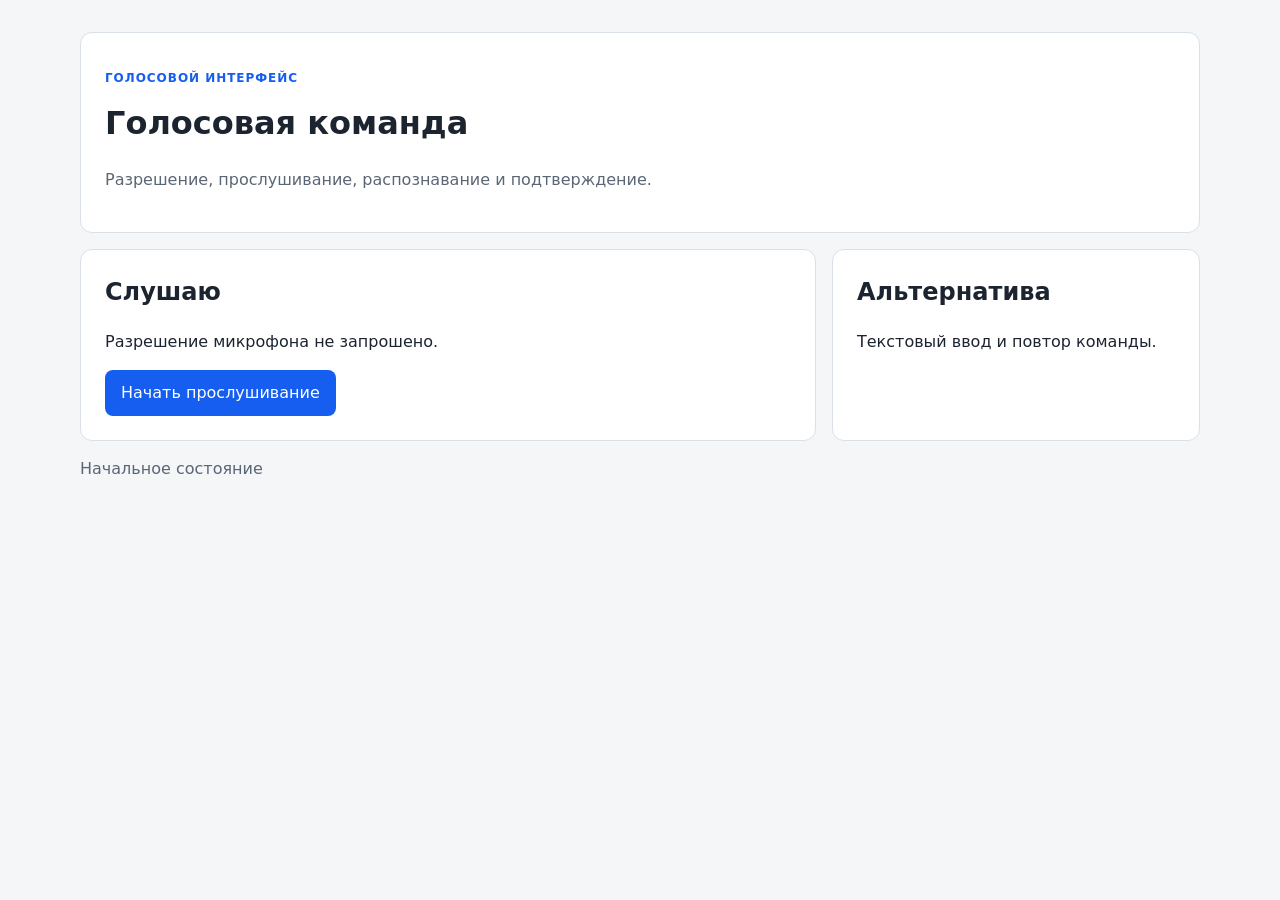
<file: шаблоны-экранов/голосовые-интерфейсы/index.html>
<!doctype html>
<html lang="ru"><head><meta charset="utf-8"><meta name="viewport" content="width=device-width, initial-scale=1"><title>Голосовой шаблон</title><link rel="stylesheet" href="../эталонный-шаблон/styles.css"></head>
<body><main class="screen" data-template-id="voice-screen"><header class="screen-header"><p class="eyebrow">ГОЛОСОВОЙ ИНТЕРФЕЙС</p><h1>Голосовая команда</h1><p class="muted">Разрешение, прослушивание, распознавание и подтверждение.</p></header><section class="layout"><article class="panel"><h2>Слушаю</h2><p aria-live="polite">Разрешение микрофона не запрошено.</p><button id="primary-action" type="button">Начать прослушивание</button></article><aside class="panel"><h2>Альтернатива</h2><p>Текстовый ввод и повтор команды.</p></aside></section><p id="status" class="status" role="status">Микрофон неактивен</p><p id="error" class="error" role="alert" hidden>Состояние ошибки и восстановления.</p></main><script src="../эталонный-шаблон/script.js"></script></body></html>
</file>
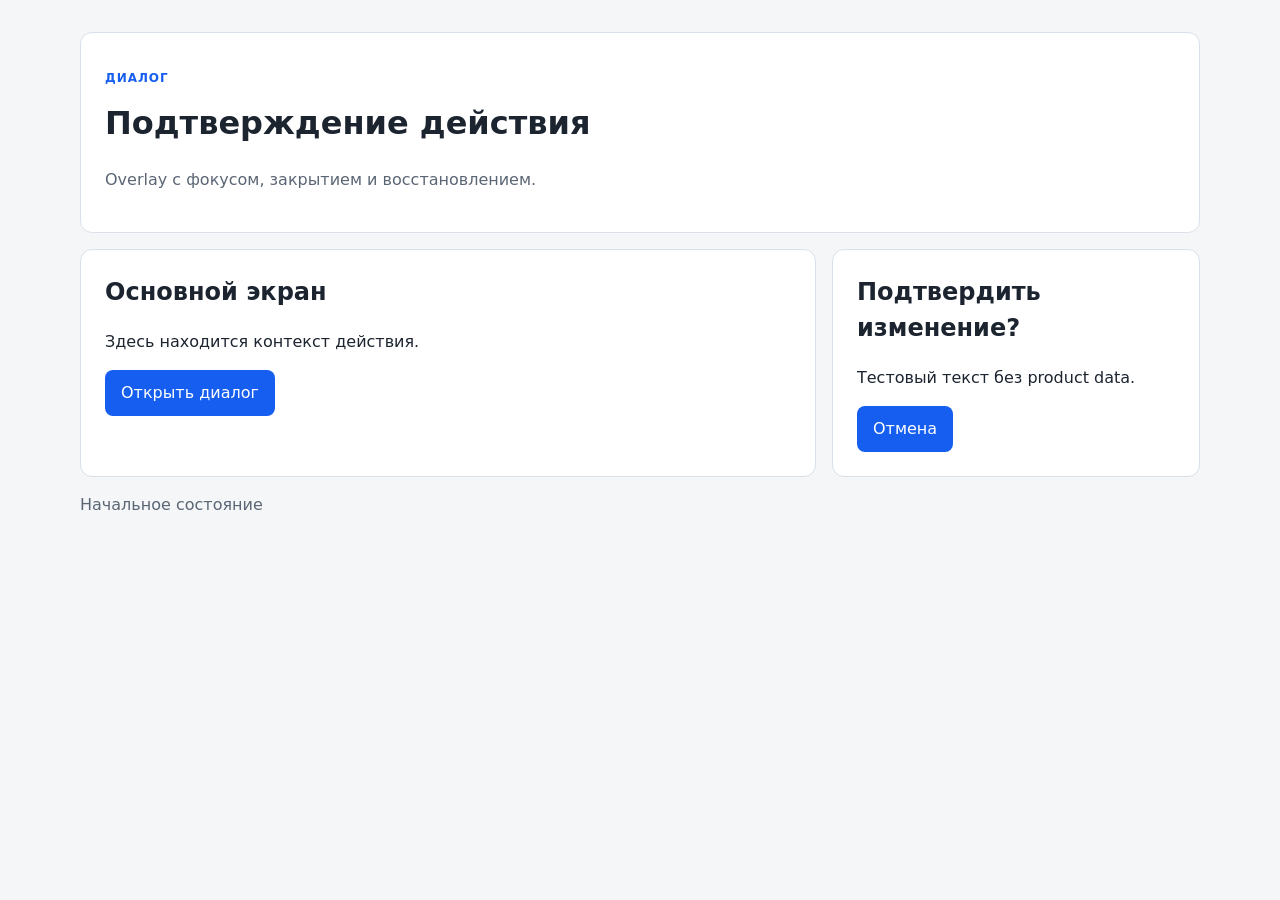
<file: шаблоны-экранов/диалоги/index.html>
<!doctype html>
<html lang="ru">
<head><meta charset="utf-8"><meta name="viewport" content="width=device-width, initial-scale=1"><title>Шаблон диалога</title><link rel="stylesheet" href="../эталонный-шаблон/styles.css"></head>
<body><main class="screen" data-template-id="dialog-overlay-screen">
  <header class="screen-header"><p class="eyebrow">ДИАЛОГ</p><h1>Подтверждение действия</h1><p class="muted">Overlay с фокусом, закрытием и восстановлением.</p></header>
  <section class="layout"><article class="panel"><h2>Основной экран</h2><p>Здесь находится контекст действия.</p><button id="primary-action" type="button">Открыть диалог</button></article><aside class="panel" role="dialog" aria-labelledby="dialog-title"><h2 id="dialog-title">Подтвердить изменение?</h2><p>Тестовый текст без product data.</p><button type="button">Отмена</button></aside></section>
  <p id="status" class="status" role="status">Диалог закрыт</p><p id="error" class="error" role="alert" hidden>Состояние ошибки и восстановления.</p>
</main><script src="../эталонный-шаблон/script.js"></script></body></html>
</file>
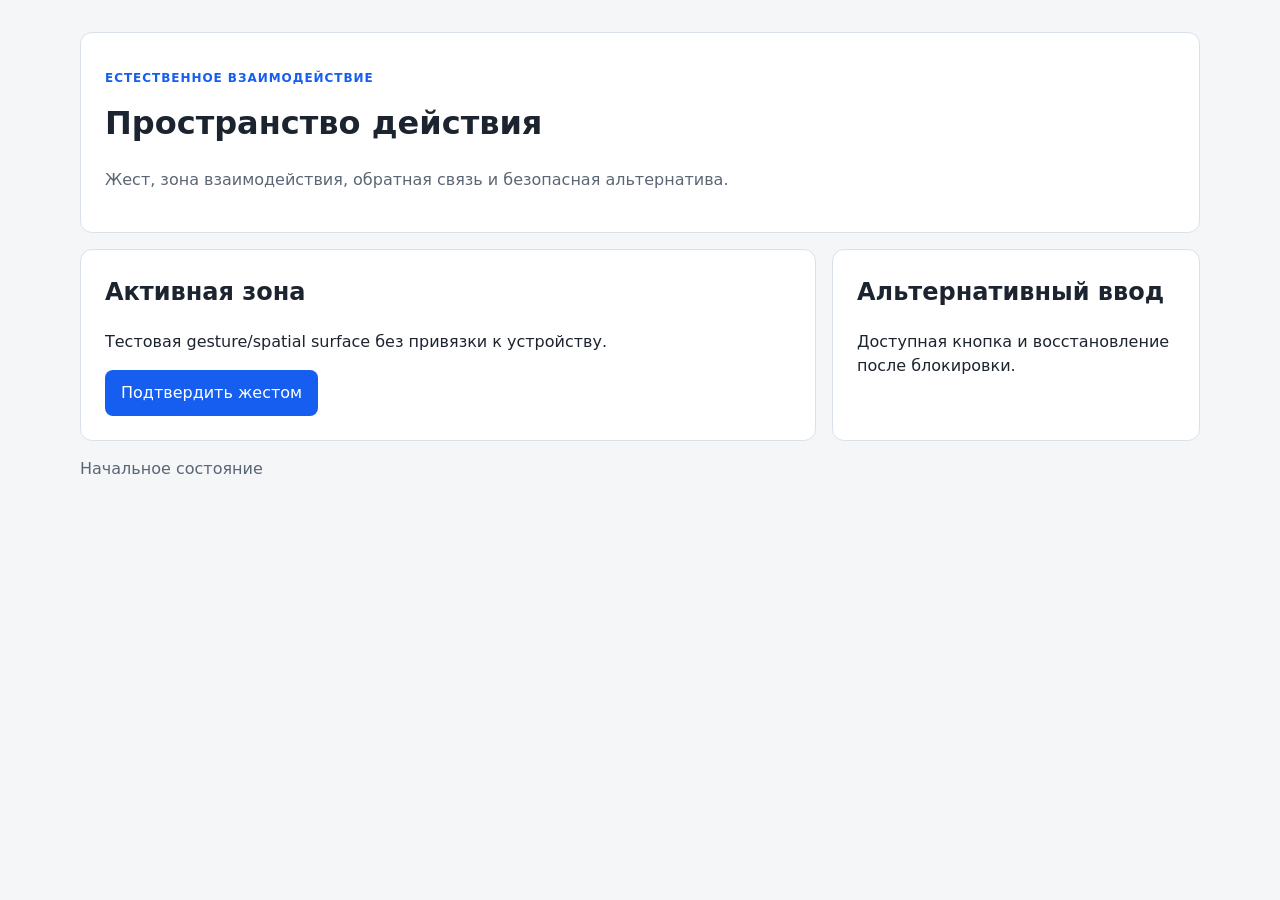
<file: шаблоны-экранов/естественное-взаимодействие/index.html>
<!doctype html>
<html lang="ru"><head><meta charset="utf-8"><meta name="viewport" content="width=device-width, initial-scale=1"><title>Шаблон естественного взаимодействия</title><link rel="stylesheet" href="../эталонный-шаблон/styles.css"></head>
<body><main class="screen" data-template-id="natural-interaction-screen"><header class="screen-header"><p class="eyebrow">ЕСТЕСТВЕННОЕ ВЗАИМОДЕЙСТВИЕ</p><h1>Пространство действия</h1><p class="muted">Жест, зона взаимодействия, обратная связь и безопасная альтернатива.</p></header><section class="layout"><article class="panel"><h2>Активная зона</h2><p>Тестовая gesture/spatial surface без привязки к устройству.</p><button id="primary-action" type="button">Подтвердить жестом</button></article><aside class="panel"><h2>Альтернативный ввод</h2><p>Доступная кнопка и восстановление после блокировки.</p></aside></section><p id="status" class="status" role="status">Зона готова</p><p id="error" class="error" role="alert" hidden>Состояние ошибки и восстановления.</p></main><script src="../эталонный-шаблон/script.js"></script></body></html>
</file>
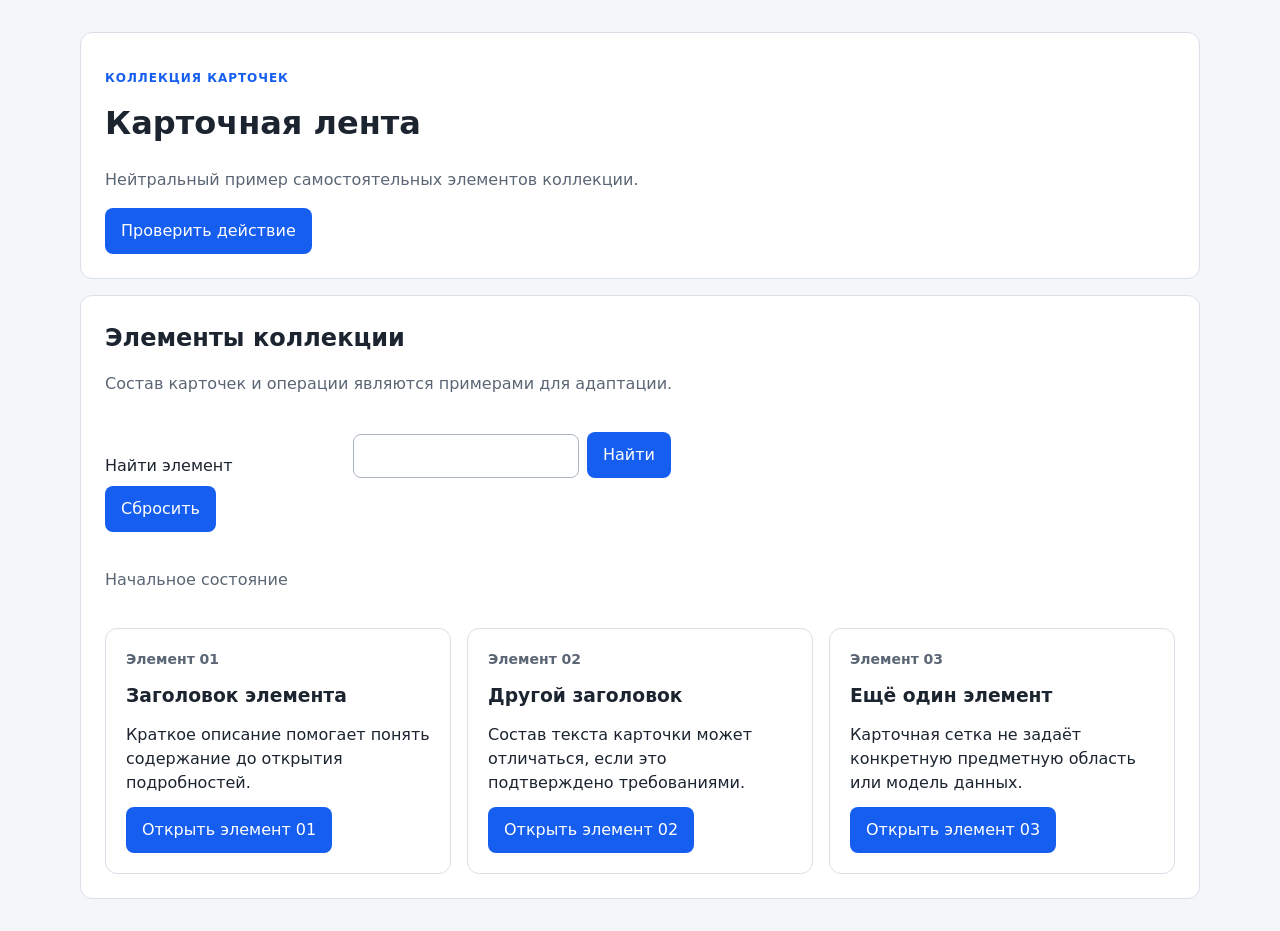
<file: шаблоны-экранов/карточная-лента/index.html>
<!doctype html>
<html lang="ru">
<head>
  <meta charset="utf-8">
  <meta name="viewport" content="width=device-width, initial-scale=1">
  <title>Эталон карточной ленты</title>
  <link rel="stylesheet" href="../эталонный-шаблон/styles.css">
</head>
<body>
  <main class="screen card-feed-screen" data-template-id="card-feed-list-screen" tabindex="-1">
    <header class="screen-header">
      <p class="eyebrow">КОЛЛЕКЦИЯ КАРТОЧЕК</p>
      <h1>Карточная лента</h1>
      <p class="muted">Нейтральный пример самостоятельных элементов коллекции.</p>
      <button id="primary-action" type="button">Проверить действие</button>
    </header>

    <section class="panel feed-panel" aria-labelledby="collection-title">
      <div class="feed-heading">
        <div>
          <h2 id="collection-title">Элементы коллекции</h2>
          <p class="muted">Состав карточек и операции являются примерами для адаптации.</p>
        </div>
        <form class="feed-controls" id="filter-form" role="search" aria-label="Поиск по карточкам">
          <label for="card-query">Найти элемент</label>
          <input id="card-query" name="query" type="search" aria-controls="card-list">
          <button type="submit">Найти</button>
          <button id="reset-filter" type="reset">Сбросить</button>
        </form>
      </div>

      <p id="status" class="status" role="status">Загрузка завершена. Показаны все элементы.</p>
      <p id="error" class="error" role="alert" hidden>Не удалось обновить состояние. Повторите действие.</p>

      <div class="card-feed" id="card-list" role="list" aria-label="Элементы коллекции">
        <article class="feed-card" role="listitem" data-searchable="элемент 01 краткое описание пример содержания">
          <p class="card-meta">Элемент 01</p>
          <h3>Заголовок элемента</h3>
          <p>Краткое описание помогает понять содержание до открытия подробностей.</p>
          <button class="card-open" type="button">Открыть элемент 01</button>
        </article>
        <article class="feed-card" role="listitem" data-searchable="элемент 02 краткая заметка пример содержания">
          <p class="card-meta">Элемент 02</p>
          <h3>Другой заголовок</h3>
          <p>Состав текста карточки может отличаться, если это подтверждено требованиями.</p>
          <button class="card-open" type="button">Открыть элемент 02</button>
        </article>
        <article class="feed-card" role="listitem" data-searchable="элемент 03 краткое описание нейтральный пример">
          <p class="card-meta">Элемент 03</p>
          <h3>Ещё один элемент</h3>
          <p>Карточная сетка не задаёт конкретную предметную область или модель данных.</p>
          <button class="card-open" type="button">Открыть элемент 03</button>
        </article>
      </div>
      <p class="empty-state" id="empty-state" hidden>Совпадений по запросу нет.</p>
    </section>
  </main>
  <script src="../эталонный-шаблон/script.js"></script>
  <script src="card-feed.js"></script>
</body>
</html>
</file>
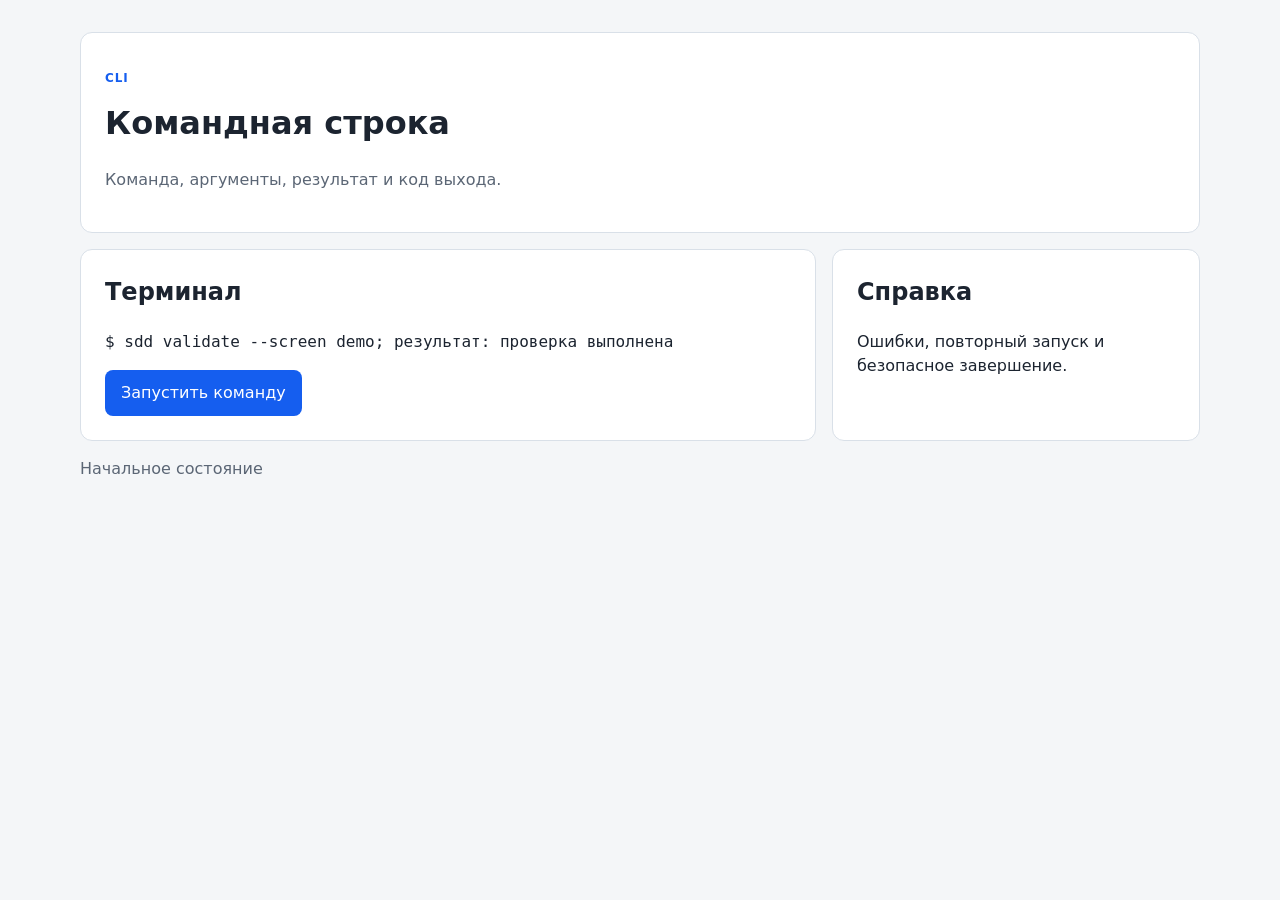
<file: шаблоны-экранов/командная-строка/index.html>
<!doctype html>
<html lang="ru"><head><meta charset="utf-8"><meta name="viewport" content="width=device-width, initial-scale=1"><title>Шаблон командной строки</title><link rel="stylesheet" href="../эталонный-шаблон/styles.css"></head>
<body><main class="screen" data-template-id="cli-command-screen"><header class="screen-header"><p class="eyebrow">CLI</p><h1>Командная строка</h1><p class="muted">Команда, аргументы, результат и код выхода.</p></header><section class="layout"><article class="panel"><h2>Терминал</h2><pre>$ sdd validate --screen demo; результат: проверка выполнена</pre><button id="primary-action" type="button">Запустить команду</button></article><aside class="panel"><h2>Справка</h2><p>Ошибки, повторный запуск и безопасное завершение.</p></aside></section><p id="status" class="status" role="status">Команда не запускалась</p><p id="error" class="error" role="alert" hidden>Состояние ошибки и восстановления.</p></main><script src="../эталонный-шаблон/script.js"></script></body></html>
</file>
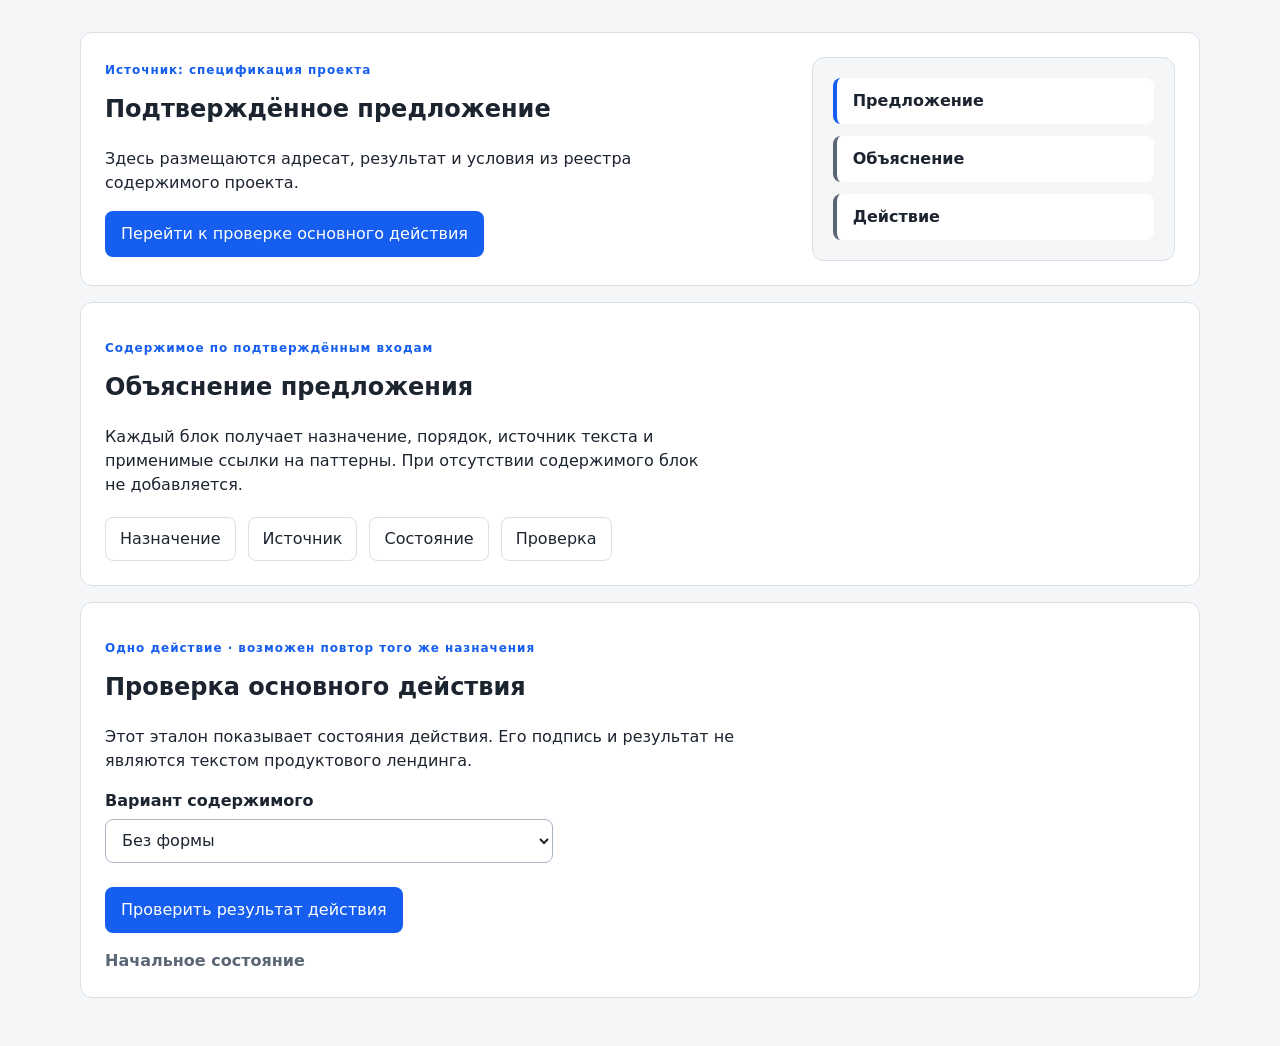
<file: шаблоны-экранов/лендинг/index.html>
<!doctype html>
<html lang="ru">
<head>
  <meta charset="utf-8">
  <meta name="viewport" content="width=device-width, initial-scale=1">
  <title>Эталон композиции лендинга</title>
  <link rel="stylesheet" href="../эталонный-шаблон/styles.css">
  <link rel="stylesheet" href="landing.css">
</head>
<body>
  <main class="screen landing" data-template-id="landing-page-screen" data-reference-only="true" tabindex="0">
    <section class="screen-header entry" aria-labelledby="entry-title" data-block-id="entry">
      <div class="entry-copy">
        <p class="eyebrow">Источник: спецификация проекта</p>
        <h1 id="entry-title">Подтверждённое предложение</h1>
        <p class="lead">Здесь размещаются адресат, результат и условия из реестра содержимого проекта.</p>
        <a class="action-link" href="#primary-action-section">Перейти к проверке основного действия</a>
      </div>
      <div class="content-map" aria-label="Схема порядка содержимого">
        <span>Предложение</span>
        <span>Объяснение</span>
        <span>Действие</span>
      </div>
    </section>

    <section class="panel section supporting" aria-labelledby="support-title" data-block-id="supporting-content">
      <p class="eyebrow">Содержимое по подтверждённым входам</p>
      <h2 id="support-title">Объяснение предложения</h2>
      <p>Каждый блок получает назначение, порядок, источник текста и применимые ссылки на паттерны. При отсутствии содержимого блок не добавляется.</p>
      <div class="source-card" aria-label="Состав записи блока">
        <span>Назначение</span><span>Источник</span><span>Состояние</span><span>Проверка</span>
      </div>
    </section>

    <section class="panel section action-section" id="primary-action-section" aria-labelledby="action-title" data-block-id="primary-action">
      <p class="eyebrow">Одно действие · возможен повтор того же назначения</p>
      <h2 id="action-title">Проверка основного действия</h2>
      <p>Этот эталон показывает состояния действия. Его подпись и результат не являются текстом продуктового лендинга.</p>
      <label class="variant-label" for="variant">Вариант содержимого</label>
      <select id="variant">
        <option value="without-form">Без формы</option>
        <option value="with-form">С формой при подтверждённой потребности</option>
      </select>
      <div id="form-variant" class="form-variant" hidden data-block-id="form" data-pattern-refs="ui-patterns.forms.form-data-entry-validation">
        <label for="fixture-field">Тестовое поле</label>
        <input id="fixture-field" type="text" autocomplete="off" aria-describedby="field-help">
        <p id="field-help">В проекте здесь указывают только поле, необходимое для подтверждённого действия.</p>
      </div>
      <button id="primary-action" type="button">Проверить результат действия</button>
      <p id="status" class="status" role="status">Начальное состояние</p>
      <p id="error" class="error" role="alert" hidden>Требуется действие восстановления</p>
    </section>
  </main>
  <script src="landing.js"></script>
</body>
</html>
</file>
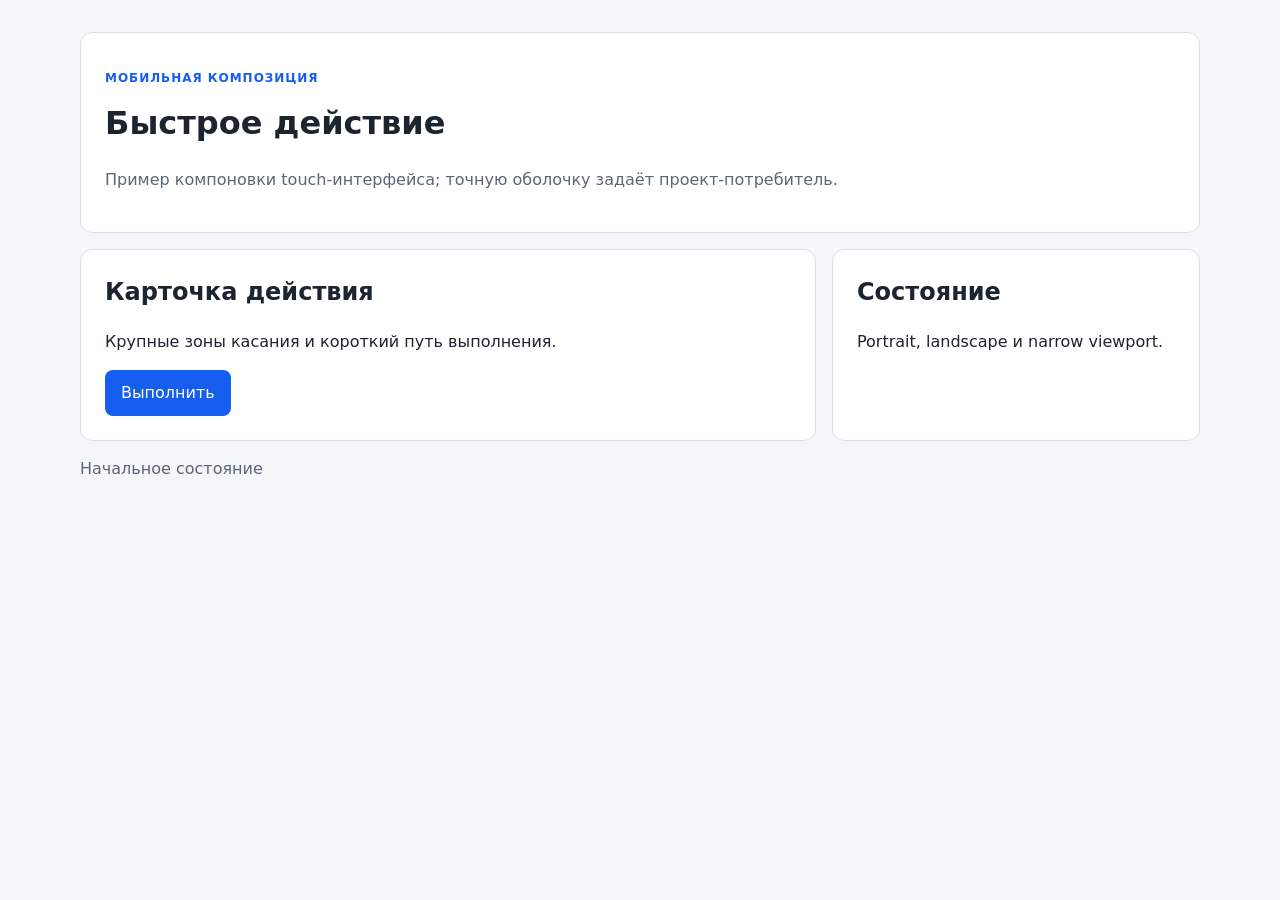
<file: шаблоны-экранов/мобильные/index.html>
<!doctype html>
<html lang="ru">
<head><meta charset="utf-8"><meta name="viewport" content="width=device-width, initial-scale=1"><title>Мобильный шаблон</title><link rel="stylesheet" href="../эталонный-шаблон/styles.css"></head>
<body><main class="screen" data-template-id="mobile-touch-shell-screen">
  <header class="screen-header"><p class="eyebrow">МОБИЛЬНАЯ КОМПОЗИЦИЯ</p><h1>Быстрое действие</h1><p class="muted">Пример компоновки touch-интерфейса; точную оболочку задаёт проект-потребитель.</p></header>
  <section class="layout"><article class="panel"><h2>Карточка действия</h2><p>Крупные зоны касания и короткий путь выполнения.</p><button id="primary-action" type="button">Выполнить</button></article><aside class="panel"><h2>Состояние</h2><p>Portrait, landscape и narrow viewport.</p></aside></section>
  <p id="status" class="status" role="status">Готово к касанию</p><p id="error" class="error" role="alert" hidden>Состояние ошибки и восстановления.</p>
</main><script src="../эталонный-шаблон/script.js"></script></body></html>
</file>
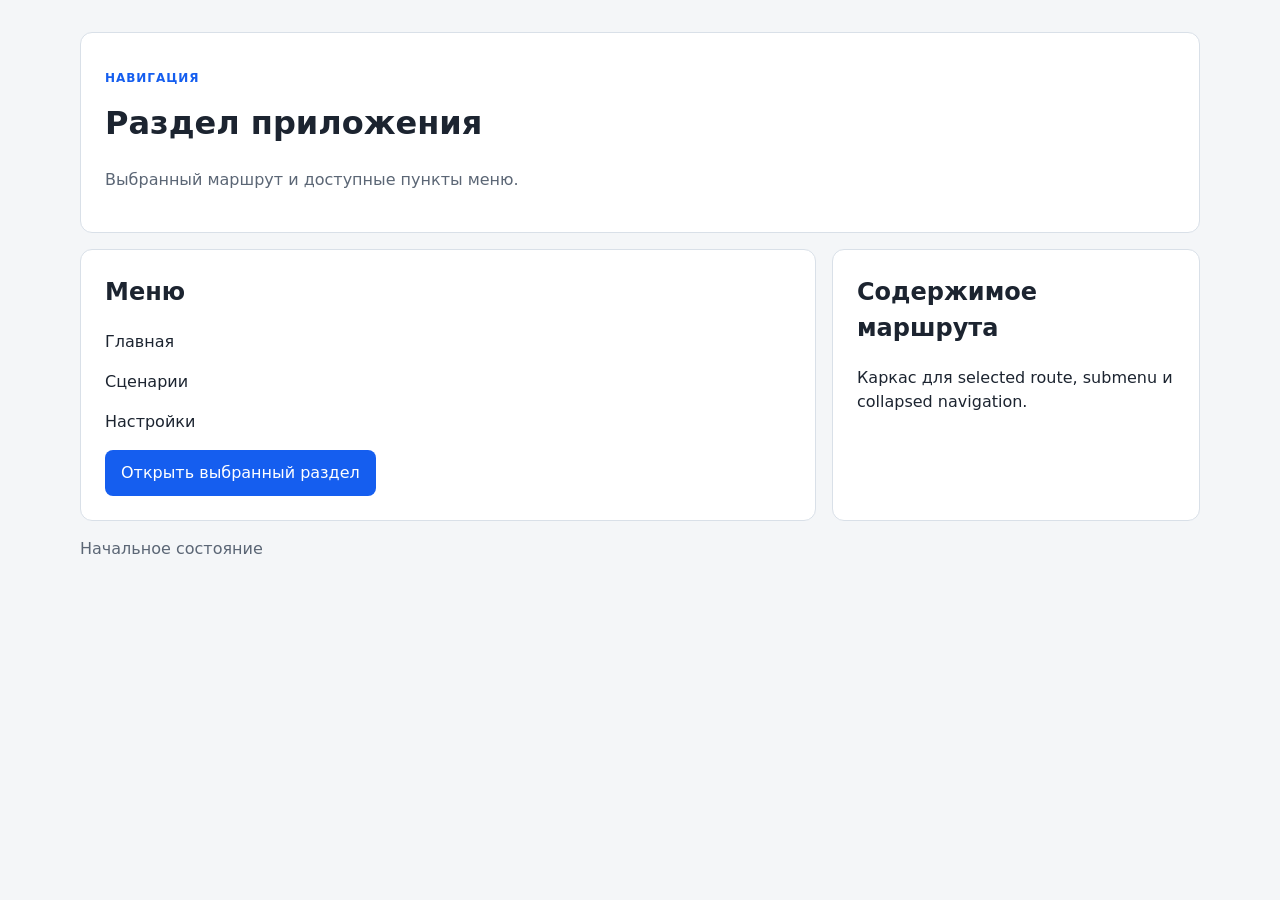
<file: шаблоны-экранов/навигация/index.html>
<!doctype html>
<html lang="ru">
<head><meta charset="utf-8"><meta name="viewport" content="width=device-width, initial-scale=1"><title>Шаблон навигации</title><link rel="stylesheet" href="../эталонный-шаблон/styles.css"></head>
<body><main class="screen" data-template-id="navigation-menu-screen">
  <header class="screen-header"><p class="eyebrow">НАВИГАЦИЯ</p><h1>Раздел приложения</h1><p class="muted">Выбранный маршрут и доступные пункты меню.</p></header>
  <section class="layout"><nav class="panel" aria-label="Основная навигация"><h2>Меню</h2><p>Главная</p><p>Сценарии</p><p>Настройки</p><button id="primary-action" type="button">Открыть выбранный раздел</button></nav><article class="panel"><h2>Содержимое маршрута</h2><p>Каркас для selected route, submenu и collapsed navigation.</p></article></section>
  <p id="status" class="status" role="status">Маршрут выбран</p><p id="error" class="error" role="alert" hidden>Состояние ошибки и восстановления.</p>
</main><script src="../эталонный-шаблон/script.js"></script></body></html>
</file>
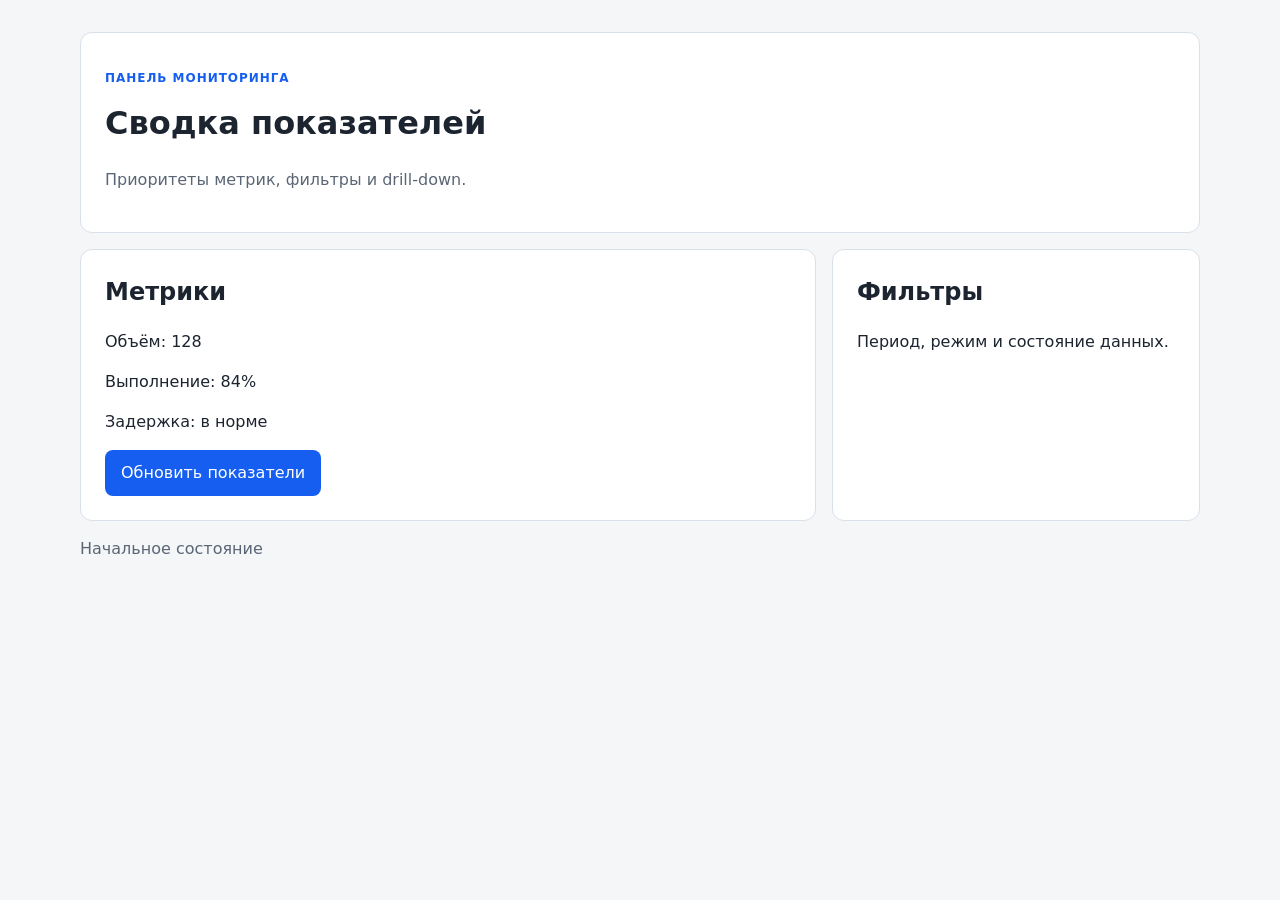
<file: шаблоны-экранов/панели-мониторинга/index.html>
<!doctype html>
<html lang="ru">
<head><meta charset="utf-8"><meta name="viewport" content="width=device-width, initial-scale=1"><title>Шаблон панели мониторинга</title><link rel="stylesheet" href="../эталонный-шаблон/styles.css"></head>
<body><main class="screen" data-template-id="dashboard-monitoring-screen">
  <header class="screen-header"><p class="eyebrow">ПАНЕЛЬ МОНИТОРИНГА</p><h1>Сводка показателей</h1><p class="muted">Приоритеты метрик, фильтры и drill-down.</p></header>
  <section class="layout"><article class="panel"><h2>Метрики</h2><p>Объём: 128</p><p>Выполнение: 84%</p><p>Задержка: в норме</p><button id="primary-action" type="button">Обновить показатели</button></article><aside class="panel"><h2>Фильтры</h2><p>Период, режим и состояние данных.</p></aside></section>
  <p id="status" class="status" role="status">Показатели актуальны</p><p id="error" class="error" role="alert" hidden>Состояние ошибки и восстановления.</p>
</main><script src="../эталонный-шаблон/script.js"></script></body></html>
</file>
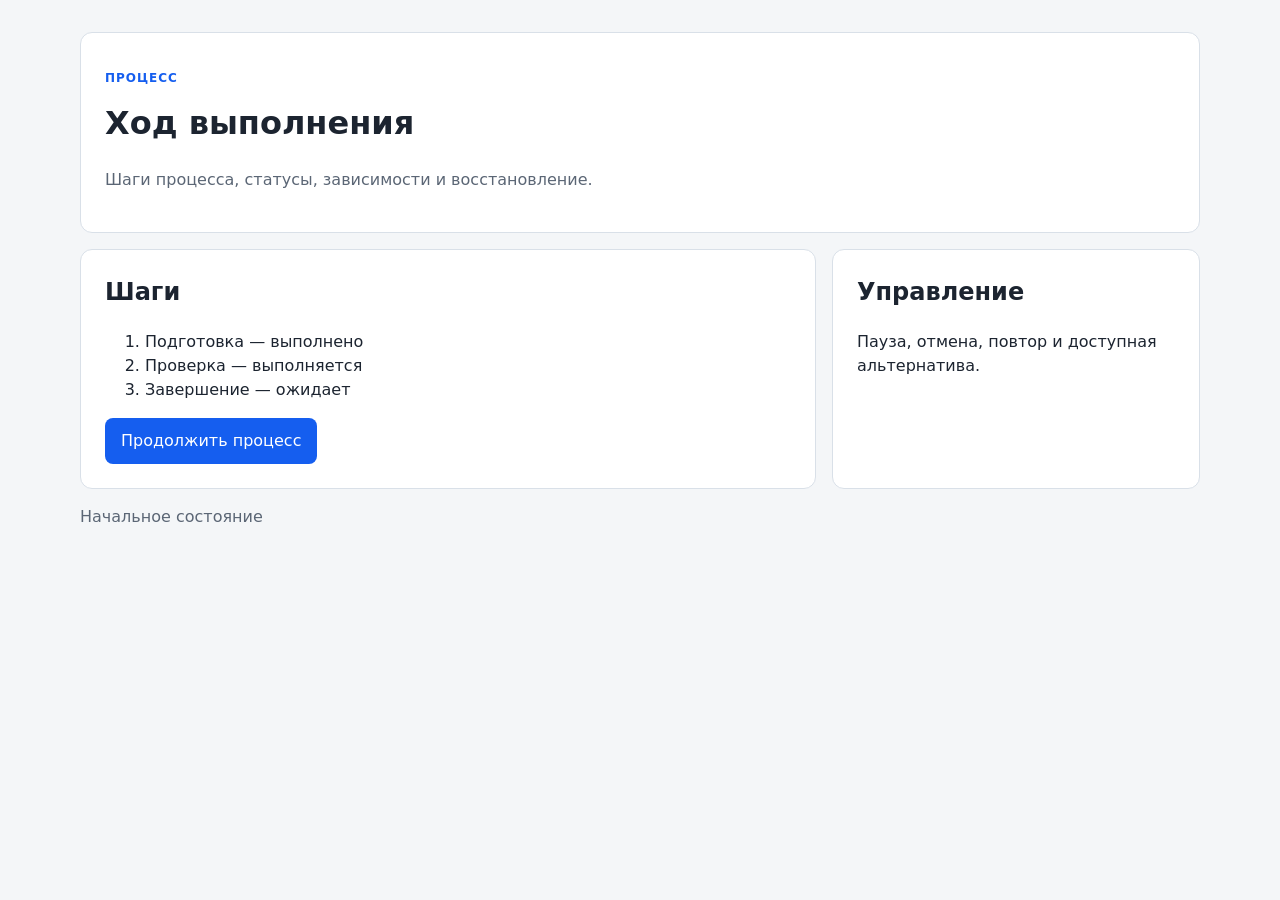
<file: шаблоны-экранов/процессы/index.html>
<!doctype html>
<html lang="ru"><head><meta charset="utf-8"><meta name="viewport" content="width=device-width, initial-scale=1"><title>Шаблон процесса</title><link rel="stylesheet" href="../эталонный-шаблон/styles.css"></head>
<body><main class="screen" data-template-id="process-workflow-screen"><header class="screen-header"><p class="eyebrow">ПРОЦЕСС</p><h1>Ход выполнения</h1><p class="muted">Шаги процесса, статусы, зависимости и восстановление.</p></header><section class="layout"><article class="panel"><h2>Шаги</h2><ol><li>Подготовка — выполнено</li><li>Проверка — выполняется</li><li>Завершение — ожидает</li></ol><button id="primary-action" type="button">Продолжить процесс</button></article><aside class="panel"><h2>Управление</h2><p>Пауза, отмена, повтор и доступная альтернатива.</p></aside></section><p id="status" class="status" role="status">Процесс выполняется</p><p id="error" class="error" role="alert" hidden>Состояние ошибки и восстановления.</p></main><script src="../эталонный-шаблон/script.js"></script></body></html>
</file>
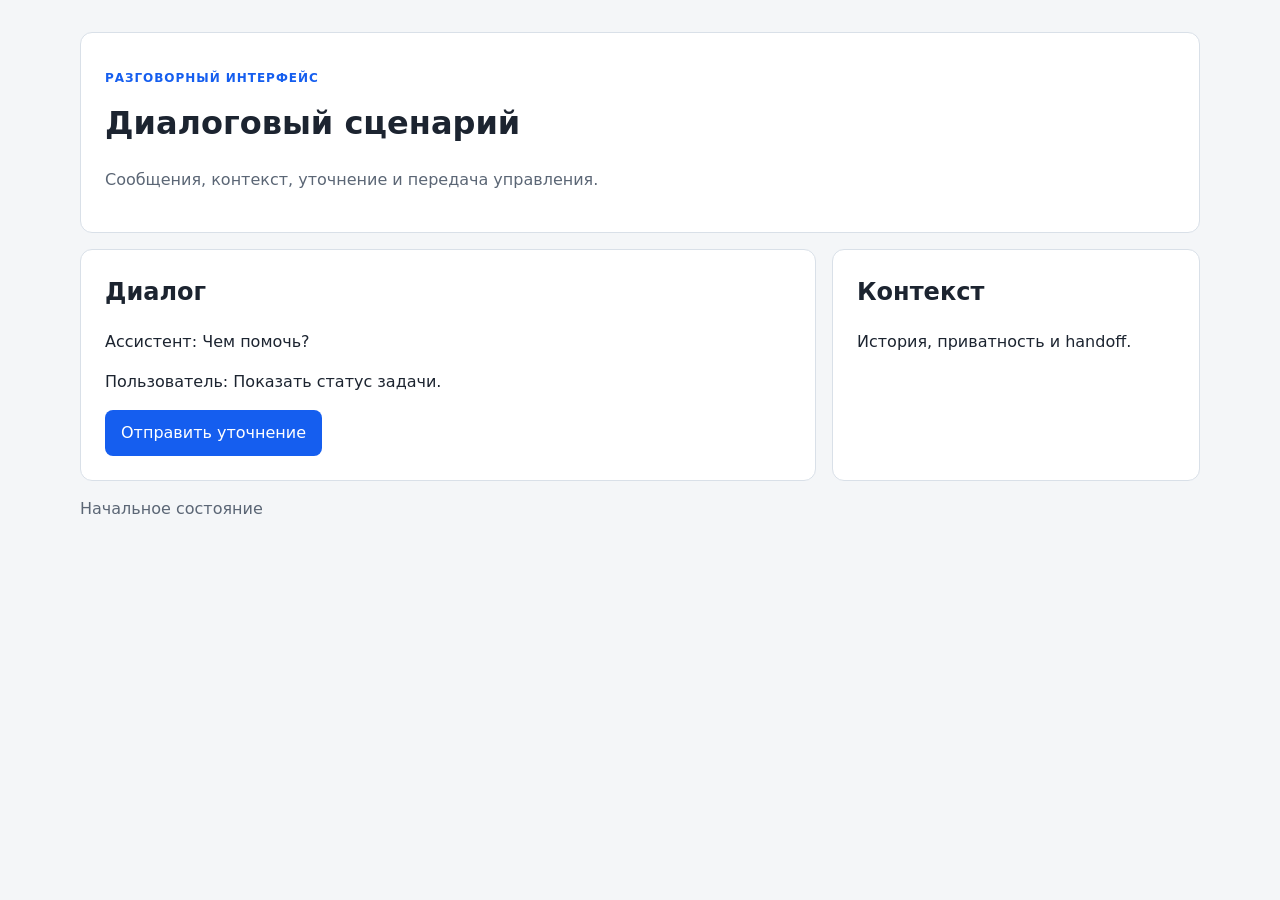
<file: шаблоны-экранов/разговорные-интерфейсы/index.html>
<!doctype html>
<html lang="ru"><head><meta charset="utf-8"><meta name="viewport" content="width=device-width, initial-scale=1"><title>Разговорный шаблон</title><link rel="stylesheet" href="../эталонный-шаблон/styles.css"></head>
<body><main class="screen" data-template-id="conversational-screen"><header class="screen-header"><p class="eyebrow">РАЗГОВОРНЫЙ ИНТЕРФЕЙС</p><h1>Диалоговый сценарий</h1><p class="muted">Сообщения, контекст, уточнение и передача управления.</p></header><section class="layout"><article class="panel"><h2>Диалог</h2><p>Ассистент: Чем помочь?</p><p>Пользователь: Показать статус задачи.</p><button id="primary-action" type="button">Отправить уточнение</button></article><aside class="panel"><h2>Контекст</h2><p>История, приватность и handoff.</p></aside></section><p id="status" class="status" role="status">Ожидание сообщения</p><p id="error" class="error" role="alert" hidden>Состояние ошибки и восстановления.</p></main><script src="../эталонный-шаблон/script.js"></script></body></html>
</file>
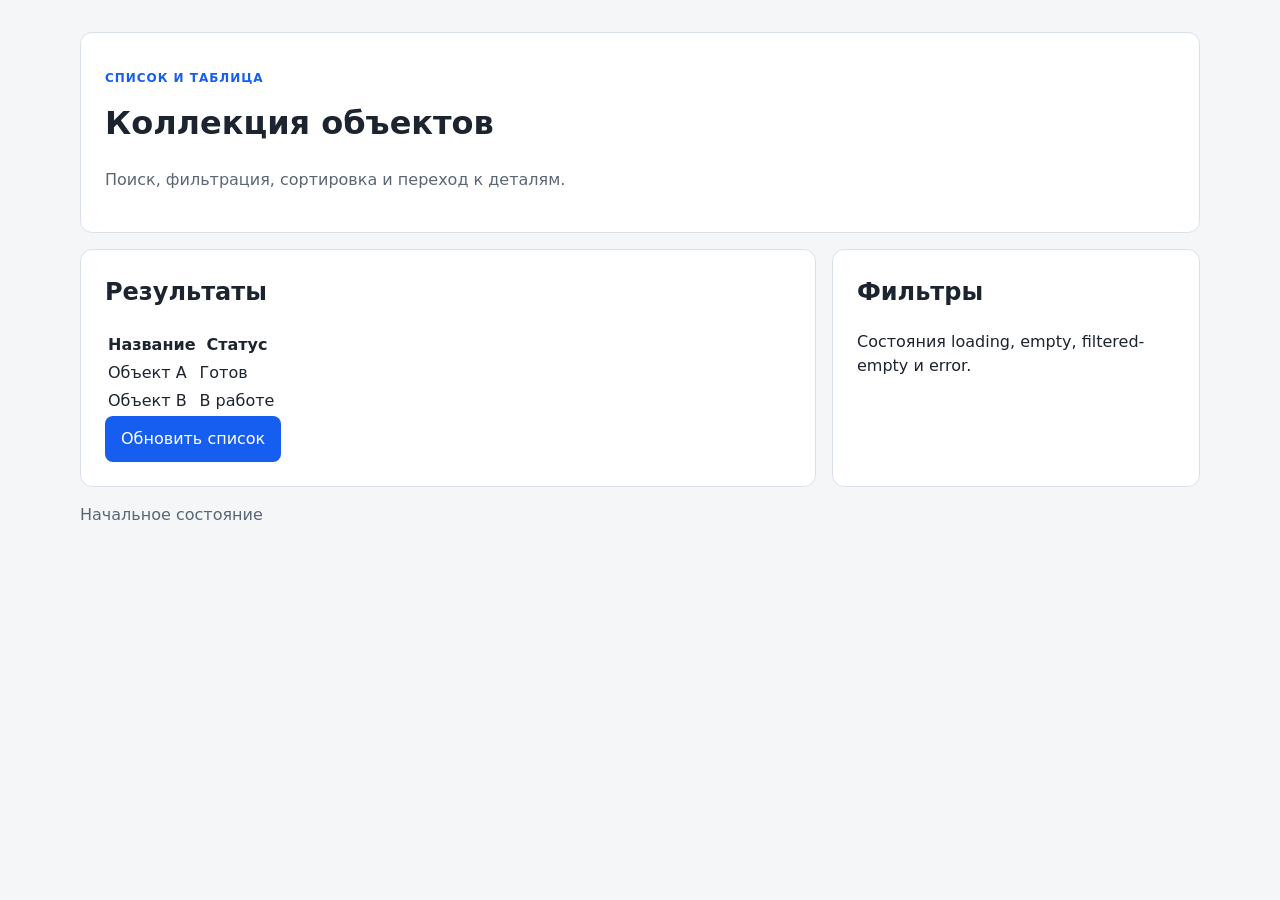
<file: шаблоны-экранов/списки/index.html>
<!doctype html>
<html lang="ru">
<head><meta charset="utf-8"><meta name="viewport" content="width=device-width, initial-scale=1"><title>Шаблон списка</title><link rel="stylesheet" href="../эталонный-шаблон/styles.css"></head>
<body><main class="screen" data-template-id="list-detail-table-screen">
  <header class="screen-header"><p class="eyebrow">СПИСОК И ТАБЛИЦА</p><h1>Коллекция объектов</h1><p class="muted">Поиск, фильтрация, сортировка и переход к деталям.</p></header>
  <section class="layout"><article class="panel"><h2>Результаты</h2><table><tbody><tr><th>Название</th><th>Статус</th></tr><tr><td>Объект A</td><td>Готов</td></tr><tr><td>Объект B</td><td>В работе</td></tr></tbody></table><button id="primary-action" type="button">Обновить список</button></article><aside class="panel"><h2>Фильтры</h2><p>Состояния loading, empty, filtered-empty и error.</p></aside></section>
  <p id="status" class="status" role="status">Список загружен</p><p id="error" class="error" role="alert" hidden>Состояние ошибки и восстановления.</p>
</main><script src="../эталонный-шаблон/script.js"></script></body></html>
</file>
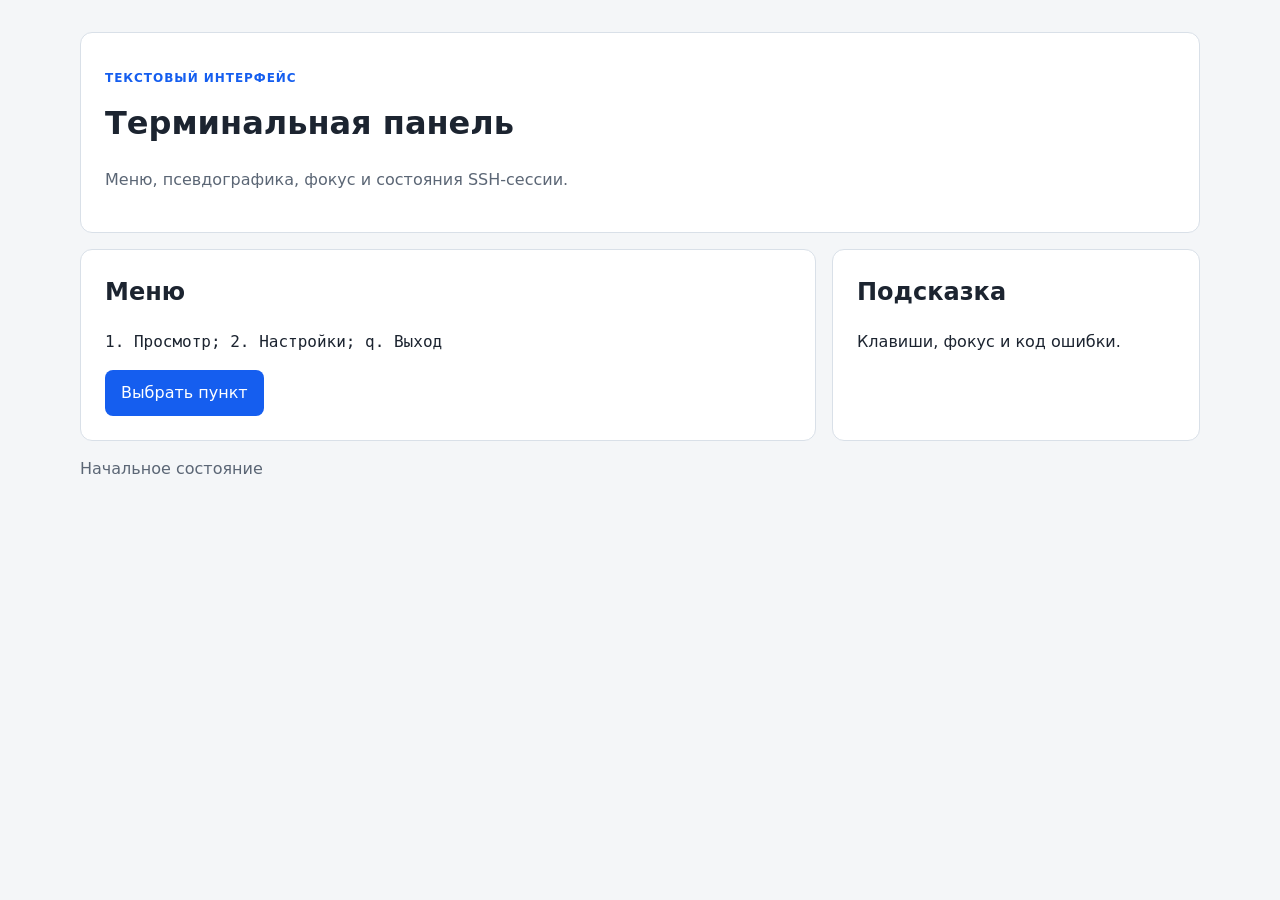
<file: шаблоны-экранов/текстовые-интерфейсы/index.html>
<!doctype html>
<html lang="ru"><head><meta charset="utf-8"><meta name="viewport" content="width=device-width, initial-scale=1"><title>Текстовый шаблон</title><link rel="stylesheet" href="../эталонный-шаблон/styles.css"></head>
<body><main class="screen" data-template-id="text-terminal-screen"><header class="screen-header"><p class="eyebrow">ТЕКСТОВЫЙ ИНТЕРФЕЙС</p><h1>Терминальная панель</h1><p class="muted">Меню, псевдографика, фокус и состояния SSH-сессии.</p></header><section class="layout"><article class="panel"><h2>Меню</h2><pre>1. Просмотр; 2. Настройки; q. Выход</pre><button id="primary-action" type="button">Выбрать пункт</button></article><aside class="panel"><h2>Подсказка</h2><p>Клавиши, фокус и код ошибки.</p></aside></section><p id="status" class="status" role="status">Ожидание выбора</p><p id="error" class="error" role="alert" hidden>Состояние ошибки и восстановления.</p></main><script src="../эталонный-шаблон/script.js"></script></body></html>
</file>
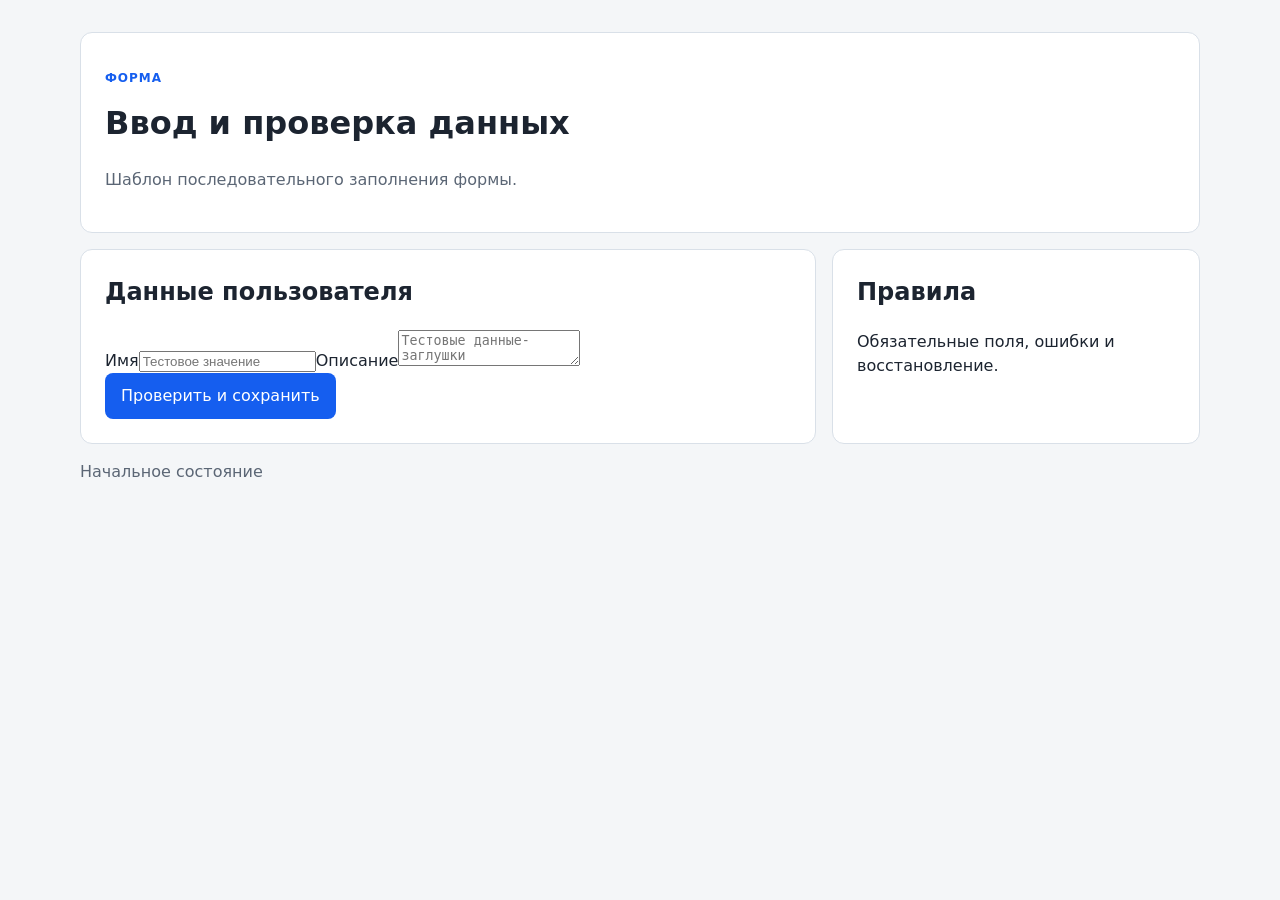
<file: шаблоны-экранов/формы/index.html>
<!doctype html>
<html lang="ru">
<head><meta charset="utf-8"><meta name="viewport" content="width=device-width, initial-scale=1"><title>Шаблон формы</title><link rel="stylesheet" href="../эталонный-шаблон/styles.css"></head>
<body><main class="screen" data-template-id="form-workflow-screen">
  <header class="screen-header"><p class="eyebrow">ФОРМА</p><h1>Ввод и проверка данных</h1><p class="muted">Шаблон последовательного заполнения формы.</p></header>
  <section class="layout" data-slot="content"><article class="panel"><h2>Данные пользователя</h2><label>Имя<input placeholder="Тестовое значение"></label><label>Описание<textarea placeholder="Тестовые данные-заглушки"></textarea></label><button id="primary-action" type="button">Проверить и сохранить</button></article><aside class="panel"><h2>Правила</h2><p>Обязательные поля, ошибки и восстановление.</p></aside></section>
  <p id="status" class="status" role="status">Начальное состояние</p><p id="error" class="error" role="alert" hidden>Состояние ошибки и восстановления.</p>
</main><script src="../эталонный-шаблон/script.js"></script></body></html>
</file>
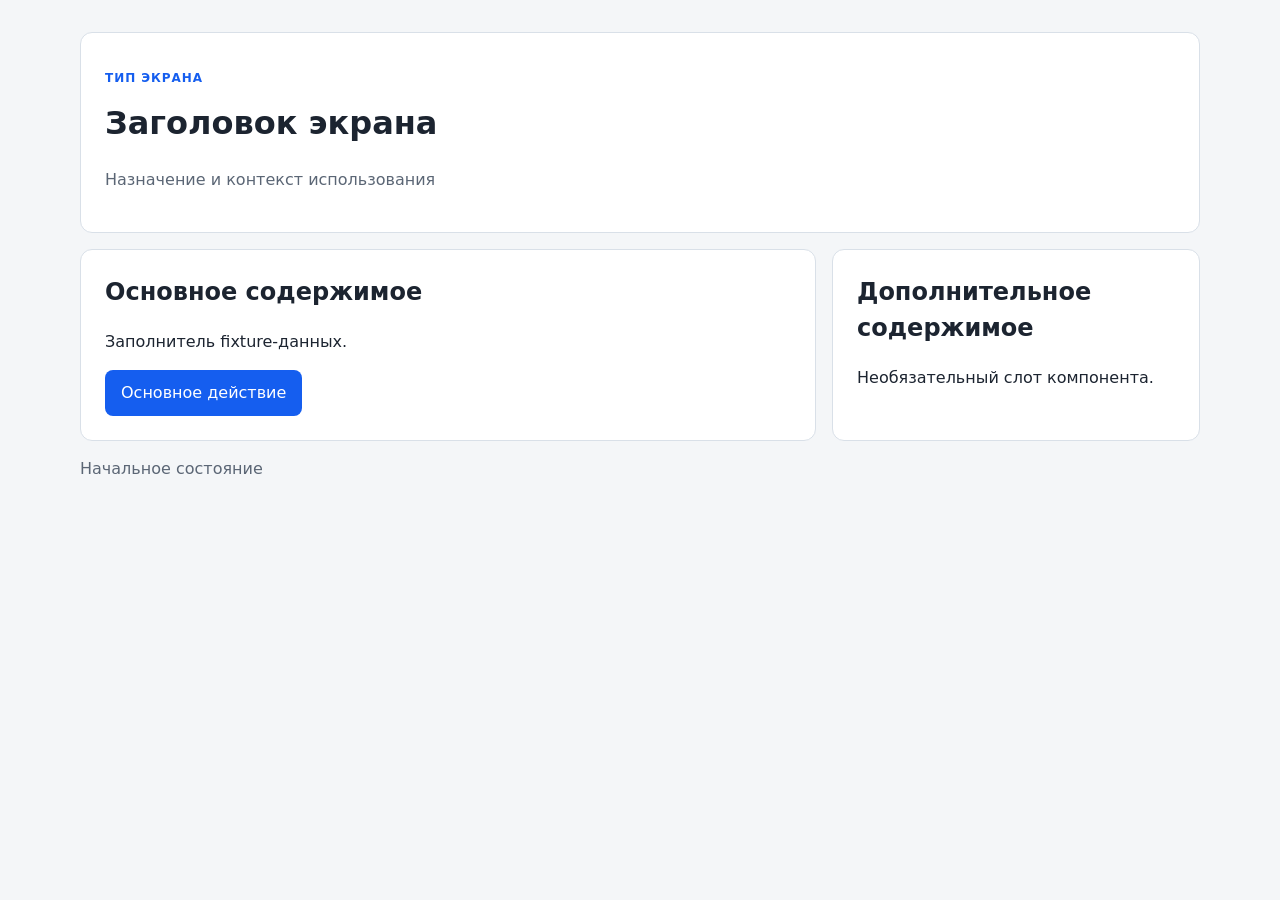
<file: шаблоны-экранов/эталонный-шаблон/index.html>
<!doctype html>
<html lang="ru">
<head>
  <meta charset="utf-8">
  <meta name="viewport" content="width=device-width, initial-scale=1">
  <title>Переиспользуемый шаблон экранного UI</title>
  <link rel="stylesheet" href="styles.css">
</head>
<body>
  <main class="screen" data-template-id="{{template_id}}" tabindex="0">
    <header class="screen-header">
      <p class="eyebrow" data-slot="screen-type">ТИП ЭКРАНА</p>
      <h1 data-slot="screen-title">Заголовок экрана</h1>
      <p class="muted" data-slot="screen-purpose">Назначение и контекст использования</p>
    </header>
    <section class="layout" data-slot="content">
      <article class="panel"><h2>Основное содержимое</h2><p>Заполнитель fixture-данных.</p><button id="primary-action" type="button">Основное действие</button></article>
      <aside class="panel" data-slot="secondary-content"><h2>Дополнительное содержимое</h2><p>Необязательный слот компонента.</p></aside>
    </section>
    <p id="status" class="status" role="status">Начальное состояние</p>
    <p id="error" class="error" role="alert" hidden>Состояние ошибки и восстановления.</p>
  </main>
  <script src="script.js"></script>
</body>
</html>
</file>
<file: шаблоны-экранов/эталонный-шаблон/styles.css>
:root { color-scheme: light; font: 16px/1.5 system-ui, sans-serif; --bg: #f4f6f8; --surface: #fff; --text: #1c2430; --muted: #5b6675; --accent: #155eef; --danger: #b42318; }
* { box-sizing: border-box; }
body { margin: 0; background: var(--bg); color: var(--text); }
.screen { width: min(100% - 32px, 1120px); margin: 0 auto; padding: 32px 0; }
.screen-header, .panel { background: var(--surface); border: 1px solid #d9e0e8; border-radius: 12px; padding: 24px; min-width: 0; overflow-wrap: anywhere; }
.screen-header { margin-bottom: 16px; } h1, h2 { margin-top: 0; } .eyebrow { color: var(--accent); font-size: .75rem; font-weight: 700; letter-spacing: .08em; }
.muted, .status { color: var(--muted); } .layout { display: grid; grid-template-columns: 2fr 1fr; gap: 16px; }
button { border: 0; border-radius: 8px; padding: 11px 16px; background: var(--accent); color: #fff; font: inherit; cursor: pointer; }
.card-feed-screen input { border: 1px solid #aab5c2; border-radius: 8px; min-height: 44px; padding: 8px 12px; color: var(--text); font: inherit; }
button:focus-visible, .screen:focus-visible { outline: 3px solid #7aa7ff; outline-offset: 3px; }
.card-feed-screen input:focus-visible { outline: 3px solid #7aa7ff; outline-offset: 2px; }
.error { color: var(--danger); } [hidden] { display: none; }
.feed-panel { display: grid; gap: 20px; }
.feed-heading { display: flex; align-items: flex-start; justify-content: space-between; gap: 20px; flex-wrap: wrap; }
.feed-heading h2 { margin-bottom: 4px; }
.feed-controls { display: flex; align-items: end; gap: 8px; flex-wrap: wrap; }
.feed-controls label { display: grid; gap: 4px; width: min(100%, 240px); }
.card-feed { display: grid; grid-template-columns: repeat(auto-fit, minmax(min(100%, 17rem), 1fr)); gap: 16px; }
.feed-card { display: flex; flex-direction: column; align-items: flex-start; gap: 12px; min-width: 0; padding: 20px; background: var(--surface); border: 1px solid #d9e0e8; border-radius: 12px; overflow-wrap: anywhere; }
.feed-card h3, .feed-card p { margin: 0; }
.feed-card .card-open { margin-top: auto; }
.card-meta { color: var(--muted); font-size: .875rem; font-weight: 700; }
.empty-state { padding: 24px; border: 1px dashed #aab5c2; border-radius: 12px; text-align: center; }
@media (max-width: 720px) { .screen { width: min(100% - 20px, 1120px); padding-top: 20px; } .layout { grid-template-columns: 1fr; } .screen-header, .panel { padding: 18px; } }
</file>
<file: шаблоны-экранов/лендинг/landing.css>
.entry { display: grid; grid-template-columns: minmax(0, 1.3fr) minmax(15rem, .7fr); gap: 32px; align-items: center; }
.entry .eyebrow { margin-top: 0; }
.lead { max-width: 38rem; }
.action-link { display: inline-block; padding: 11px 16px; border: 0; border-radius: 8px; background: var(--accent); color: #fff; font: inherit; text-decoration: none; cursor: pointer; }
.action-link:hover { filter: brightness(.9); }
.content-map { display: grid; gap: 12px; padding: 20px; border: 1px solid #d9e0e8; border-radius: 12px; background: var(--bg); }
.content-map span { display: block; padding: 11px 16px; border-left: 4px solid var(--muted); border-radius: 8px; background: var(--surface); font-weight: 600; overflow-wrap: anywhere; }
.content-map span:first-child { border-left-color: var(--accent); }
.section { margin-block: 16px; }
.supporting p { max-width: 60ch; }
.source-card { display: flex; flex-wrap: wrap; gap: 12px; margin-top: 20px; }
.source-card span { padding: 9px 14px; border: 1px solid #d9e0e8; border-radius: 8px; }
.action-section > p { max-width: 65ch; }
.variant-label, .form-variant label { display: block; margin: 16px 0 6px; font-weight: 700; }
.landing select, .landing input { display: block; width: min(100%, 28rem); min-height: 44px; padding: 8px 12px; border: 1px solid #aab5c2; border-radius: 8px; background: var(--surface); color: var(--text); font: inherit; }
.landing select:focus-visible, .landing input:focus-visible, .landing a:focus-visible { outline: 3px solid #7aa7ff; outline-offset: 3px; }
.form-variant { margin: 24px 0; }
.form-variant p { font-size: .9rem; }
#primary-action { display: block; margin-top: 24px; }
.status, .error { margin: 16px 0 0; font-weight: 700; }

@media (max-width: 720px) {
  .entry { grid-template-columns: 1fr; }
  .content-map { max-width: 35rem; }
  .action-link, #primary-action { width: 100%; text-align: center; }
}
</file>
